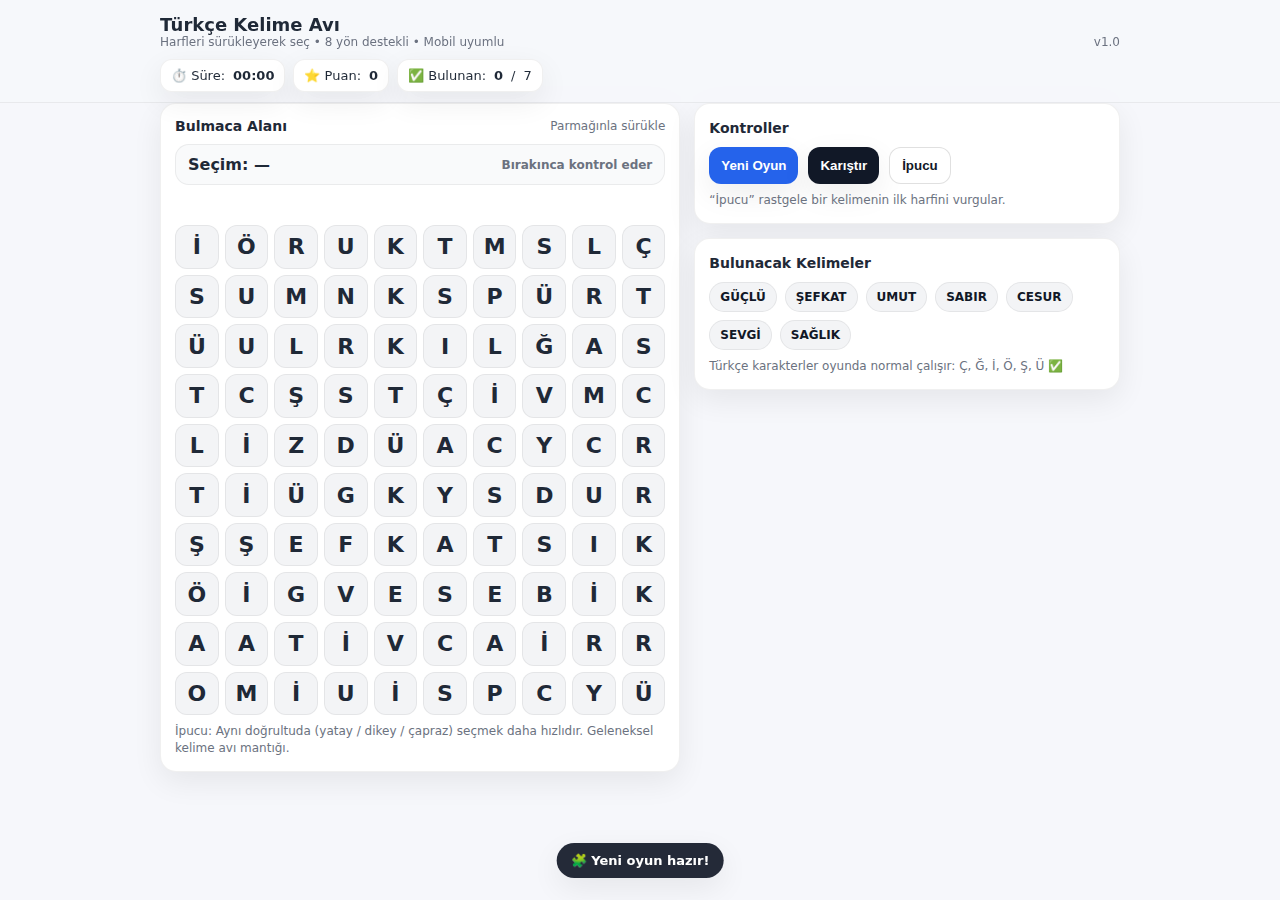
<file: kelime-avi.html.html>
<!doctype html>
<html lang="tr">
<head>
  <meta charset="utf-8" />
  <meta name="viewport" content="width=device-width, initial-scale=1" />
  <title>Türkçe Kelime Avı</title>
  <style>
    :root{
      --bg:#f6f7fb;
      --card:#ffffff;
      --text:#1f2937;
      --muted:#6b7280;
      --accent:#2563eb;
      --good:#16a34a;
      --warn:#f59e0b;
      --bad:#ef4444;
      --shadow: 0 10px 30px rgba(0,0,0,.07);
    }
    *{box-sizing:border-box}
    body{
      margin:0;
      font-family: system-ui, -apple-system, Segoe UI, Roboto, Arial, sans-serif;
      background:var(--bg);
      color:var(--text);
    }
    header{
      position: sticky; top:0; z-index:10;
      background: rgba(246,247,251,.9);
      backdrop-filter: blur(8px);
      padding:14px 14px 10px;
      border-bottom: 1px solid rgba(0,0,0,.06);
    }
    .wrap{max-width:980px;margin:0 auto;padding:0 10px}
    .titleRow{
      display:flex; align-items:flex-end; justify-content:space-between; gap:10px;
    }
    h1{font-size:18px;margin:0}
    .sub{font-size:12px;color:var(--muted)}
    .stats{
      display:flex; gap:8px; flex-wrap:wrap;
      margin-top:10px;
    }
    .pill{
      background: var(--card);
      box-shadow: var(--shadow);
      border:1px solid rgba(0,0,0,.06);
      padding:8px 10px;
      border-radius:12px;
      font-size:13px;
      display:flex; gap:8px; align-items:center;
    }
    .pill b{font-weight:800}
    main{padding:14px}
    .gridArea{
      display:grid;
      grid-template-columns: 1.1fr .9fr;
      gap:14px;
      align-items:start;
    }
    @media (max-width: 860px){
      .gridArea{grid-template-columns:1fr; }
    }
    .card{
      background:var(--card);
      box-shadow: var(--shadow);
      border:1px solid rgba(0,0,0,.06);
      border-radius:16px;
      padding:14px;
    }
    .board{
      display:grid;
      grid-template-columns: repeat(var(--n), 1fr);
      gap:6px;
      user-select:none;
      touch-action:none;
    }
    .cell{
      aspect-ratio: 1/1;
      border-radius:12px;
      display:flex;
      align-items:center;
      justify-content:center;
      font-weight:800;
      font-size: clamp(14px, 3.6vw, 22px);
      background: #f3f4f6;
      border: 1px solid rgba(0,0,0,.06);
      transition: transform .08s ease, background .15s ease, border-color .15s ease;
    }
    .cell:active{ transform: scale(.98); }
    .cell.sel{
      background: rgba(37,99,235,.18);
      border-color: rgba(37,99,235,.35);
    }
    .cell.ok{
      background: rgba(22,163,74,.18);
      border-color: rgba(22,163,74,.35);
    }
    .hint{
      outline: 2px dashed rgba(245,158,11,.7);
      outline-offset: 2px;
    }

    .rightCol{
      display:flex; flex-direction:column; gap:14px;
    }
    .controls{
      display:flex; flex-wrap:wrap; gap:10px;
    }
    button{
      border:0;
      padding:10px 12px;
      border-radius:12px;
      font-weight:700;
      background: var(--accent);
      color:white;
      cursor:pointer;
      box-shadow: var(--shadow);
    }
    button.secondary{
      background:#111827;
    }
    button.ghost{
      background:#ffffff;
      color:#111827;
      border:1px solid rgba(0,0,0,.12);
      box-shadow:none;
    }
    button:active{ transform: translateY(1px); }

    .wordList{
      display:flex; flex-wrap:wrap; gap:8px;
      margin-top:10px;
    }
    .tag{
      padding:7px 10px;
      border-radius:999px;
      background:#f3f4f6;
      border:1px solid rgba(0,0,0,.06);
      font-weight:700;
      font-size:12px;
      color:#111827;
    }
    .tag.found{
      background: rgba(22,163,74,.15);
      border-color: rgba(22,163,74,.3);
      color: #065f46;
      text-decoration: line-through;
    }

    .current{
      margin-top:10px;
      display:flex;
      justify-content:space-between;
      gap:10px;
      align-items:center;
      padding:10px 12px;
      border-radius:14px;
      background:#f9fafb;
      border:1px solid rgba(0,0,0,.06);
      font-weight:800;
    }
    .msg{
      margin-top:10px;
      font-size:13px;
      color:var(--muted);
      min-height: 18px;
    }

    .smallNote{
      margin-top:8px;
      font-size:12px;
      color:var(--muted);
      line-height:1.4;
    }

    .toast{
      position: fixed;
      left:50%; transform: translateX(-50%);
      bottom: 18px;
      background: rgba(17,24,39,.92);
      color: #fff;
      padding: 10px 14px;
      border-radius: 999px;
      font-weight:800;
      font-size:13px;
      box-shadow: var(--shadow);
      opacity:0; pointer-events:none;
      transition: opacity .25s ease, transform .25s ease;
    }
    .toast.show{
      opacity:1;
      transform: translateX(-50%) translateY(-4px);
    }
  </style>
</head>
<body>
<header>
  <div class="wrap">
    <div class="titleRow">
      <div>
        <h1>Türkçe Kelime Avı</h1>
        <div class="sub">Harfleri sürükleyerek seç • 8 yön destekli • Mobil uyumlu</div>
      </div>
      <div class="sub">v1.0</div>
    </div>
    <div class="stats">
      <div class="pill">⏱️ Süre: <b id="time">00:00</b></div>
      <div class="pill">⭐ Puan: <b id="score">0</b></div>
      <div class="pill">✅ Bulunan: <b id="foundCount">0</b>/<span id="totalCount">0</span></div>
    </div>
  </div>
</header>

<main class="wrap">
  <div class="gridArea">
    <section class="card">
      <div style="display:flex;align-items:center;justify-content:space-between;gap:10px;">
        <b style="font-size:14px;">Bulmaca Alanı</b>
        <span class="sub" id="modeText">Parmağınla sürükle</span>
      </div>

      <div class="current">
        <div>Seçim: <span id="currentWord">—</span></div>
        <div class="sub">Bırakınca kontrol eder</div>
      </div>

      <div class="msg" id="msg"></div>

      <div style="margin-top:12px;">
        <div id="board" class="board" style="--n: 10;"></div>
      </div>

      <div class="smallNote">
        İpucu: Aynı doğrultuda (yatay / dikey / çapraz) seçmek daha hızlıdır. Geleneksel kelime avı mantığı.
      </div>
    </section>

    <aside class="rightCol">
      <section class="card">
        <b style="font-size:14px;">Kontroller</b>
        <div class="controls" style="margin-top:10px;">
          <button id="newBtn">Yeni Oyun</button>
          <button class="secondary" id="mixBtn">Karıştır</button>
          <button class="ghost" id="hintBtn">İpucu</button>
        </div>
        <div class="smallNote">
          “İpucu” rastgele bir kelimenin ilk harfini vurgular.
        </div>
      </section>

      <section class="card">
        <b style="font-size:14px;">Bulunacak Kelimeler</b>
        <div class="wordList" id="wordList"></div>
        <div class="smallNote">
          Türkçe karakterler oyunda normal çalışır: Ç, Ğ, İ, Ö, Ş, Ü ✅
        </div>
      </section>
    </aside>
  </div>
</main>

<div class="toast" id="toast"></div>

<script>
/* ===========================
   TÜRKÇE KELİME AVI - v1.0
   =========================== */

/** Türkçe alfabe + sık kullanılan harfler ağırlıklı */
const LETTER_POOL = [
  ..."AAAAAEEEEİİİİİİOOOUUÜÜÜ",
  ..."NNNNRRRRLLLLTTTTSSSSKKKK",
  ..."MMMMDDDDYYŞŞÇÇĞĞÖÖPPBBCCVJZ"
].join("");

/** Kısa, pozitif, çocuk/halka uygun kelimeler (değiştirilebilir) */
const WORD_BANK = [
  "MUTLULUK","HUZUR","SEVGİ","UMUT","GÜÇLÜ",
  "CESUR","SABIR","ŞÜKÜR","BAŞARI","GÜVEN",
  "DOSTLUK","İYİLİK","NEŞE","PAYLAŞ","ŞEFKAT",
  "SAĞLIK","BEREKET","TEŞEKKÜR","İLHAM","AZİM"
];

/** Oyun ayarları */
let SIZE = 10;             // 10x10
let WORD_COUNT = 8;        // her oyunda seçilecek kelime sayısı
let grid = [];
let placedWords = [];      // {word, path:[{r,c}], found:false}

let selecting = false;
let startCell = null;
let selectedPath = [];     // düz bir çizgi üzerinde hücreler
let timer = null;
let seconds = 0;
let score = 0;

const boardEl = document.getElementById("board");
const wordListEl = document.getElementById("wordList");
const currentWordEl = document.getElementById("currentWord");
const msgEl = document.getElementById("msg");
const timeEl = document.getElementById("time");
const scoreEl = document.getElementById("score");
const foundCountEl = document.getElementById("foundCount");
const totalCountEl = document.getElementById("totalCount");
const toastEl = document.getElementById("toast");

document.getElementById("newBtn").addEventListener("click", newGame);
document.getElementById("mixBtn").addEventListener("click", mixLetters);
document.getElementById("hintBtn").addEventListener("click", hint);

/* ---------- yardımcılar ---------- */
function randInt(a,b){ return Math.floor(Math.random()*(b-a+1))+a; }
function pick(arr){ return arr[randInt(0, arr.length-1)]; }

function formatTime(s){
  const m = Math.floor(s/60);
  const r = s%60;
  return String(m).padStart(2,"0")+":"+String(r).padStart(2,"0");
}

function toast(t){
  toastEl.textContent = t;
  toastEl.classList.add("show");
  setTimeout(()=> toastEl.classList.remove("show"), 1200);
}

function clearMsg(){ msgEl.textContent = ""; }
function setMsg(t){ msgEl.textContent = t; }

/* 8 yön: (dr,dc) */
const DIRS = [
  [0,1],[0,-1],[1,0],[-1,0],
  [1,1],[1,-1],[-1,1],[-1,-1],
];

function inside(r,c){ return r>=0 && c>=0 && r<SIZE && c<SIZE; }

/* Bir kelimeyi grid'e yerleştir (geleneksel kelime avı mantığı) */
function tryPlaceWord(word){
  const attempts = 200;
  for(let k=0;k<attempts;k++){
    const [dr,dc] = pick(DIRS);
    const r0 = randInt(0, SIZE-1);
    const c0 = randInt(0, SIZE-1);

    const endR = r0 + dr*(word.length-1);
    const endC = c0 + dc*(word.length-1);
    if(!inside(endR,endC)) continue;

    // çakışma kontrolü (aynı harf üst üste gelebilir)
    let ok = true;
    let path = [];
    for(let i=0;i<word.length;i++){
      const r = r0 + dr*i;
      const c = c0 + dc*i;
      const ch = word[i];
      const here = grid[r][c];
      if(here !== "" && here !== ch){ ok=false; break; }
      path.push({r,c});
    }
    if(!ok) continue;

    // yerleştir
    for(let i=0;i<word.length;i++){
      const {r,c} = path[i];
      grid[r][c] = word[i];
    }
    placedWords.push({word, path, found:false});
    return true;
  }
  return false;
}

function fillEmpty(){
  for(let r=0;r<SIZE;r++){
    for(let c=0;c<SIZE;c++){
      if(grid[r][c]===""){
        grid[r][c] = LETTER_POOL[randInt(0, LETTER_POOL.length-1)];
      }
    }
  }
}

/* ---------- render ---------- */
function renderBoard(){
  boardEl.style.setProperty("--n", SIZE);
  boardEl.innerHTML = "";
  for(let r=0;r<SIZE;r++){
    for(let c=0;c<SIZE;c++){
      const d = document.createElement("div");
      d.className = "cell";
      d.textContent = grid[r][c];
      d.dataset.r = r;
      d.dataset.c = c;
      boardEl.appendChild(d);
    }
  }
}

function renderWords(){
  wordListEl.innerHTML = "";
  for(const w of placedWords){
    const t = document.createElement("div");
    t.className = "tag" + (w.found ? " found":"");
    t.textContent = w.word;
    wordListEl.appendChild(t);
  }
  totalCountEl.textContent = placedWords.length;
  foundCountEl.textContent = placedWords.filter(x=>x.found).length;
}

function updateStats(){
  timeEl.textContent = formatTime(seconds);
  scoreEl.textContent = score;
  foundCountEl.textContent = placedWords.filter(x=>x.found).length;
}

function getCellEl(r,c){
  return boardEl.querySelector(`.cell[data-r="${r}"][data-c="${c}"]`);
}

function clearSelectionVisual(){
  boardEl.querySelectorAll(".cell.sel").forEach(el=>el.classList.remove("sel"));
  currentWordEl.textContent = "—";
}

function markSelectionVisual(path){
  for(const p of path){
    const el = getCellEl(p.r,p.c);
    if(el) el.classList.add("sel");
  }
}

function markFoundVisual(wordObj){
  for(const p of wordObj.path){
    const el = getCellEl(p.r,p.c);
    if(el){
      el.classList.remove("sel");
      el.classList.add("ok");
    }
  }
}

/* ---------- seçim mantığı: çizgi üzerinde seçim ---------- */
function directionFrom(a,b){
  const dr = b.r - a.r;
  const dc = b.c - a.c;
  const sdr = Math.sign(dr);
  const sdc = Math.sign(dc);

  // aynı satır / sütun / çapraz olmalı
  const absdr = Math.abs(dr), absdc = Math.abs(dc);
  if(dr===0 && dc===0) return null;
  if(dr===0) return {dr:0, dc:sdc};
  if(dc===0) return {dr:sdr, dc:0};
  if(absdr === absdc) return {dr:sdr, dc:sdc};
  return null;
}

function buildLinePath(a,b){
  const dir = directionFrom(a,b);
  if(!dir) return [];
  const path = [];
  let r=a.r, c=a.c;
  path.push({r,c});
  while(!(r===b.r && c===b.c)){
    r += dir.dr;
    c += dir.dc;
    if(!inside(r,c)) break;
    path.push({r,c});
  }
  return path;
}

function pathToWord(path){
  return path.map(p=>grid[p.r][p.c]).join("");
}

/* ---------- kontrol: kelime bulundu mu? ---------- */
function checkFound(selected){
  if(!selected || selected.length<2) return false;
  const w1 = selected;
  const w2 = selected.split("").reverse().join(""); // ters yön

  for(const w of placedWords){
    if(w.found) continue;
    if(w.word === w1 || w.word === w2){
      // path birebir aynı mı diye kontrol
      // kelime bulundu saymak için yol aynı doğrultuda seçildiyse yeterli:
      // seçilen path uzunluğu kelime uzunluğuna eşit olmalı
      if(selectedPath.length !== w.word.length) continue;

      w.found = true;
      score += Math.max(10, w.word.length * 5);
      renderWords();
      markFoundVisual(w);
      updateStats();
      toast("✅ Bulundu: " + w.word);

      if(placedWords.every(x=>x.found)){
        clearInterval(timer);
        setMsg("Tebrikler! Tüm kelimeleri buldun 🎉");
        toast("🎉 Oyun bitti!");
      }
      return true;
    }
  }
  return false;
}

/* ---------- dokunma / mouse olayları ---------- */
function cellFromEvent(e){
  const t = e.target.closest(".cell");
  if(!t) return null;
  return { r: parseInt(t.dataset.r,10), c: parseInt(t.dataset.c,10) };
}

function onStart(e){
  const cell = cellFromEvent(e);
  if(!cell) return;
  selecting = true;
  startCell = cell;
  selectedPath = [{...cell}];

  clearSelectionVisual();
  clearMsg();
  markSelectionVisual(selectedPath);
  currentWordEl.textContent = pathToWord(selectedPath);
}

function onMove(e){
  if(!selecting || !startCell) return;

  // touch için doğru hedefi bulalım
  let clientX, clientY;
  if(e.touches && e.touches[0]){
    clientX = e.touches[0].clientX;
    clientY = e.touches[0].clientY;
    const el = document.elementFromPoint(clientX, clientY);
    if(!el) return;
    const t = el.closest(".cell");
    if(!t) return;
    const cell = { r: parseInt(t.dataset.r,10), c: parseInt(t.dataset.c,10) };
    selectedPath = buildLinePath(startCell, cell);
  } else {
    const cell = cellFromEvent(e);
    if(!cell) return;
    selectedPath = buildLinePath(startCell, cell);
  }

  boardEl.querySelectorAll(".cell.sel").forEach(el=>el.classList.remove("sel"));
  markSelectionVisual(selectedPath);

  const w = pathToWord(selectedPath);
  currentWordEl.textContent = w || "—";
}

function onEnd(){
  if(!selecting) return;
  selecting = false;

  const chosen = pathToWord(selectedPath);
  if(chosen && chosen.length>=2){
    const ok = checkFound(chosen);
    if(!ok){
      setMsg("❌ Bu seçim listede yok. Tekrar dene.");
      score = Math.max(0, score - 2);
      updateStats();
      setTimeout(()=> clearSelectionVisual(), 200);
    }
  } else {
    clearSelectionVisual();
  }

  startCell = null;
  selectedPath = [];
}

/* ---------- oyun akışı ---------- */
function startTimer(){
  clearInterval(timer);
  timer = setInterval(()=>{
    seconds++;
    updateStats();
  }, 1000);
}

function buildNewPuzzle(){
  grid = Array.from({length:SIZE}, ()=> Array.from({length:SIZE}, ()=>""));
  placedWords = [];

  // kelimeleri seç
  const pool = [...WORD_BANK].sort(()=>Math.random()-0.5);
  const chosen = pool.slice(0, WORD_COUNT);

  // yerleştir
  for(const w of chosen){
    const placed = tryPlaceWord(w);
    if(!placed){
      // yerleşmeyeni atla (çok nadir)
      console.warn("Yerleşemedi:", w);
    }
  }

  fillEmpty();
  renderBoard();
  renderWords();
  updateStats();
  clearMsg();

  // bulunan renklerini sıfırla (zaten yeni grid)
  currentWordEl.textContent = "—";
}

function newGame(){
  seconds = 0;
  score = 0;
  buildNewPuzzle();
  startTimer();
  toast("🧩 Yeni oyun hazır!");
}

function mixLetters(){
  // Kelimelerin bulunduğu hücrelere dokunmuyoruz, sadece boş “random” harfleri karıştırıyoruz.
  const protectedCells = new Set();
  for(const w of placedWords){
    for(const p of w.path){
      protectedCells.add(p.r+"-"+p.c);
    }
  }
  for(let r=0;r<SIZE;r++){
    for(let c=0;c<SIZE;c++){
      if(!protectedCells.has(r+"-"+c)){
        grid[r][c] = LETTER_POOL[randInt(0, LETTER_POOL.length-1)];
      }
    }
  }
  renderBoard();
  // bulunanları tekrar işaretle
  for(const w of placedWords){
    if(w.found) markFoundVisual(w);
  }
  toast("🔀 Harfler karıştı!");
}

function hint(){
  // bulunmamış kelimelerden birini seç, ilk harfini vurgula
  const notFound = placedWords.filter(x=>!x.found);
  if(notFound.length===0){
    toast("Hepsi bulundu ✅");
    return;
  }
  const w = pick(notFound);
  const first = w.path[0];
  const el = getCellEl(first.r, first.c);
  if(!el) return;

  boardEl.querySelectorAll(".hint").forEach(x=>x.classList.remove("hint"));
  el.classList.add("hint");
  toast("💡 İpucu: " + w.word[0] + " ile başlıyor");
}

/* ---------- event bağlama ---------- */
boardEl.addEventListener("mousedown", onStart);
window.addEventListener("mousemove", onMove);
window.addEventListener("mouseup", onEnd);

boardEl.addEventListener("touchstart", (e)=>{ onStart(e); }, {passive:true});
boardEl.addEventListener("touchmove", (e)=>{ onMove(e); }, {passive:true});
boardEl.addEventListener("touchend", onEnd, {passive:true});

/* açılış */
newGame();
</script>
</body>
</html>
</file>
